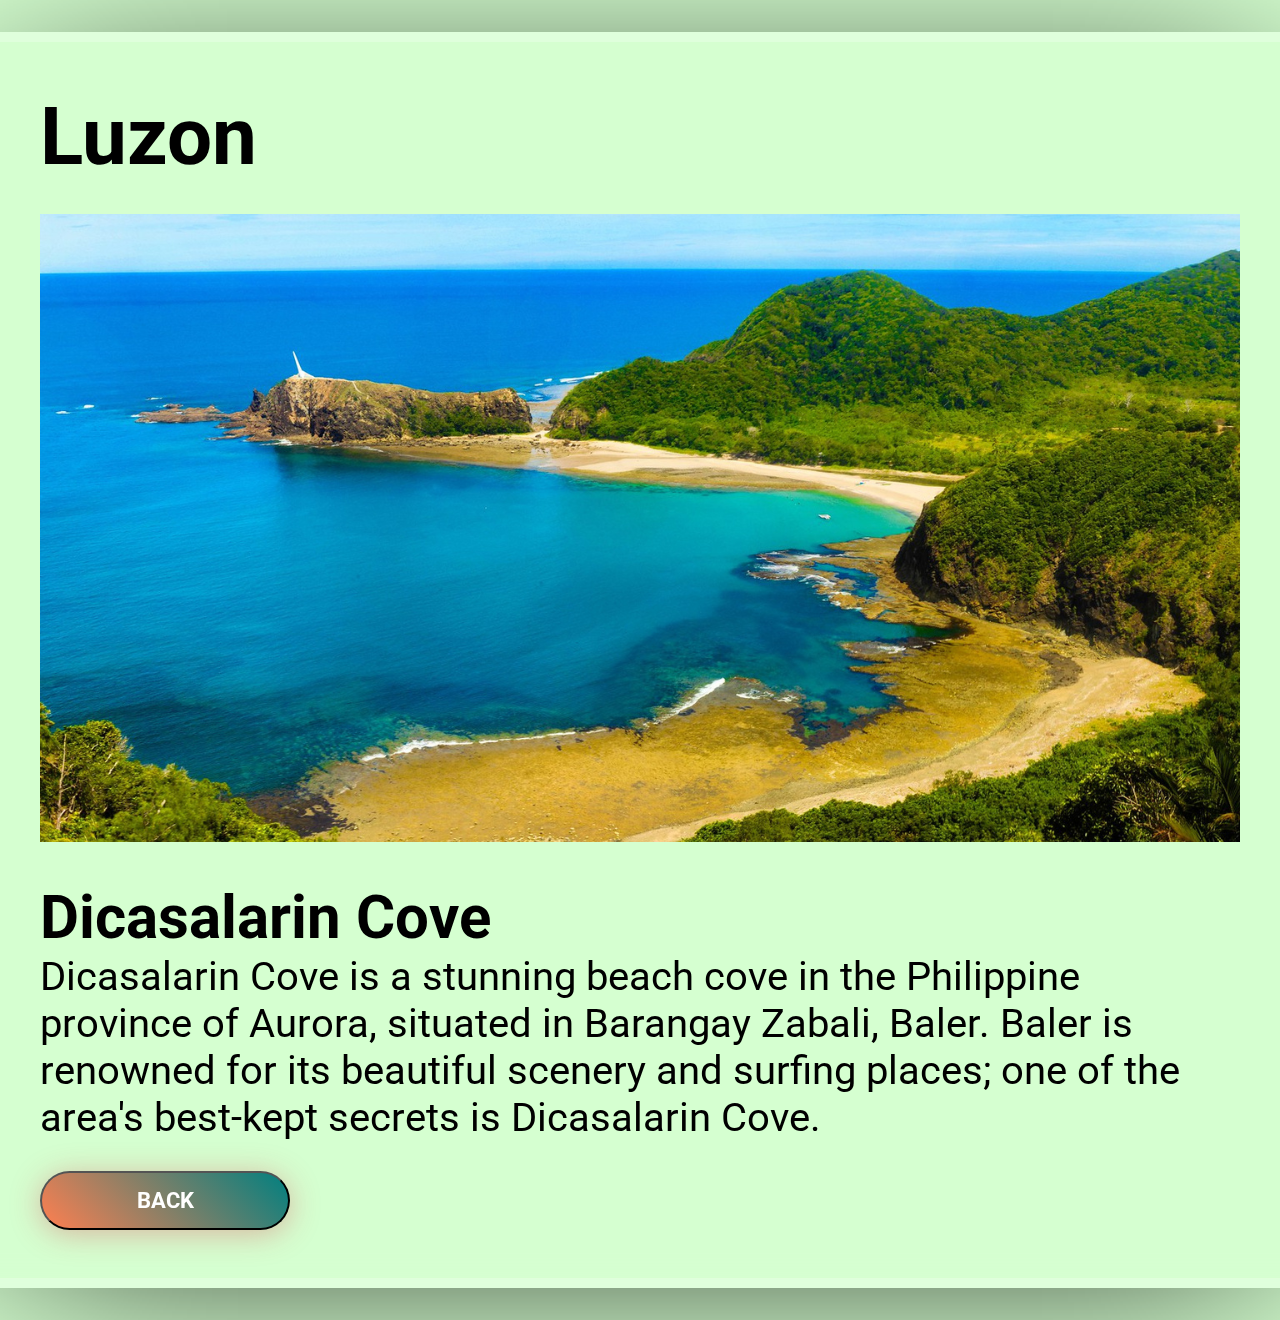
<file: index.html>
<!DOCTYPE html>
<html lang="en">
<head>
    <meta charset="UTF-8">
    <meta http-equiv="X-UA-Compatible" content="IE=edge">
    <meta name="viewport" content="width=device-width, initial-scale=1.0">
    <title>The Luzon</title>
    <link rel="stylesheet" href="styleluz.css">
</head>
<body>
    <body style="background-color:#b4ffaa8e">

    <div class="luzon">
        <div class="luzon__name">
            <h1>Luzon</h1>
        </div>

        <figure class="luzon__img">
            <img src="luzon.png">
        </figure>

        <div class="luzon__desc">
            <h2>Dicasalarin Cove</h2>
            <p>Dicasalarin Cove is a stunning beach cove in the Philippine province of Aurora, situated in Barangay Zabali, Baler. Baler is renowned for its beautiful scenery and surfing places; one of the area's best-kept secrets is Dicasalarin Cove.</p>
        </div>

        <div class="luzon__actions">
            <button onclick="window.location.href='https://denski16.github.io/Philippines/';">
                BACK
            </button>
        </div>


    </div>
</body>


</html>
</file>
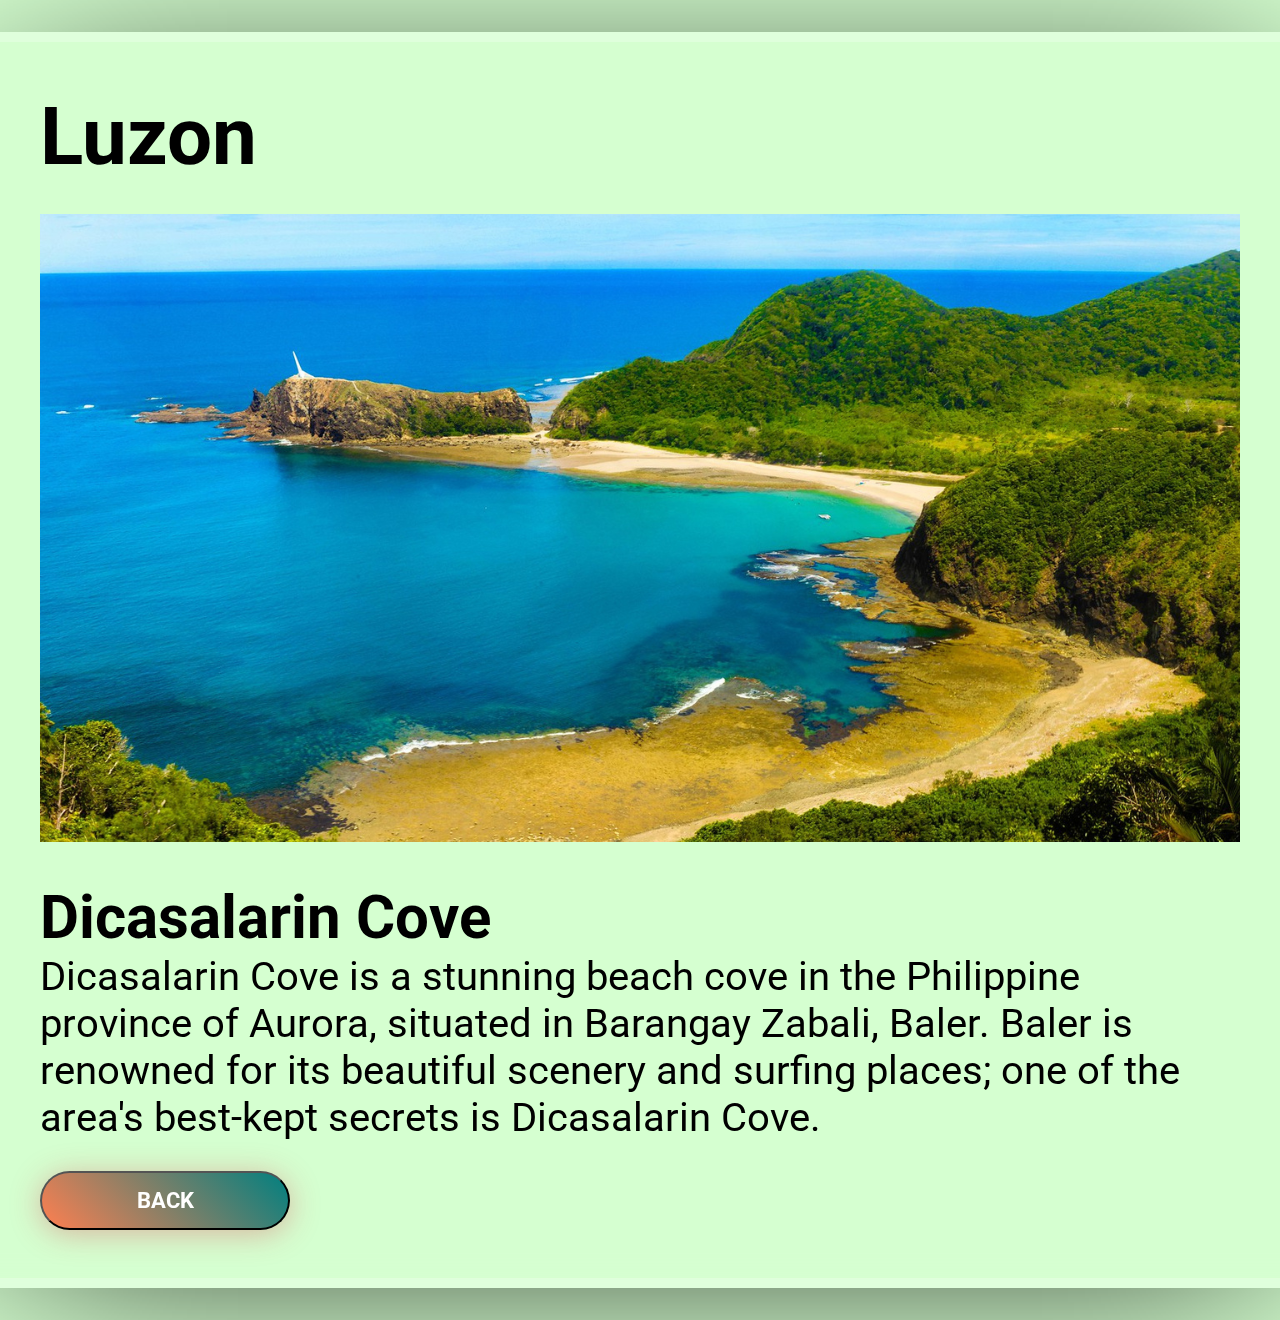
<file: index.html.html>
<!DOCTYPE html>
<html lang="en">
<head>
    <meta charset="UTF-8">
    <meta http-equiv="X-UA-Compatible" content="IE=edge">
    <meta name="viewport" content="width=device-width, initial-scale=1.0">
    <title>The Luzon</title>
    <link rel="stylesheet" href="styleluz.css">
</head>
<body>
    <body style="background-color:#b4ffaa8e">

    <div class="luzon">
        <div class="luzon__name">
            <h1>Luzon</h1>
        </div>

        <figure class="luzon__img">
            <img src="luzon.png">
        </figure>

        <div class="luzon__desc">
            <h2>Dicasalarin Cove</h2>
            <p>Dicasalarin Cove is a stunning beach cove in the Philippine province of Aurora, situated in Barangay Zabali, Baler. Baler is renowned for its beautiful scenery and surfing places; one of the area's best-kept secrets is Dicasalarin Cove.</p>
        </div>

        <div class="luzon__actions">
            <button onclick="window.location.href=">
                BACK
            </button>



    </div>
</body>


</html>
</file>
<file: styleluz.css>
@import url('https://fonts.googleapis.com/css2?family=Roboto:wght@300;400;500;700&display=swap');
html{
    scroll-behavior: smooth;
}

body {
    font: 40px "Nunito", sans-serif;
    color: #000000;
    min-height: 10vh;
    padding: 2rem;
    display: flex;
    justify-content: center;
    align-items: center;
  }

.luzon {
    box-shadow: 0 18px 200px -60px rgb(0, 0, 0);
    border-radius: 50px;
    width: 1500px;
    position: relative;
    -webkit-backdrop-filter: blur(15px);
            backdrop-filter: blur(15px);
    border: 10px solid rgba(255, 255, 255, 0.2509803922);
    padding: 3rem 5rem;
    display: flex;
    flex-direction: column;
    gap: 30px;
  }

*{
    margin: 0;
    padding: 0;
    box-sizing: border-box;
    font-family: 'Roboto', sans-serif;
}

.luzon__actions > button {
  font-weight: bold;
  font-size: 22px;
  padding: 15px 0;
  min-width: 250px;
  border-radius: 50px;
  text-align: center;
  color: white;
  cursor: pointer;
  transition: all 0.2s;
  background: linear-gradient(45deg, #FF7F50, #008080);
  box-shadow: 0 4px 30px rgba(223, 45, 70, 0.35);
}
@media screen and (max-width: 768px) {
  .luzon__actions > button {
    min-width: 170px;
  }
}
@media screen and (max-width: 576px) {
  .luzon__actions > button {
    min-width: inherit;
    width: 100%;
    max-width: 100px;
  }
}
@media screen and (min-width: 576px) {
  .luzon__actions > button:hover {
    transform: translateY(-5px);
  }
}
.luzon__actions > button:hover {
  box-shadow: 0 7px 30px rgba(72, 255, 0, 0.75);

}
</file>
